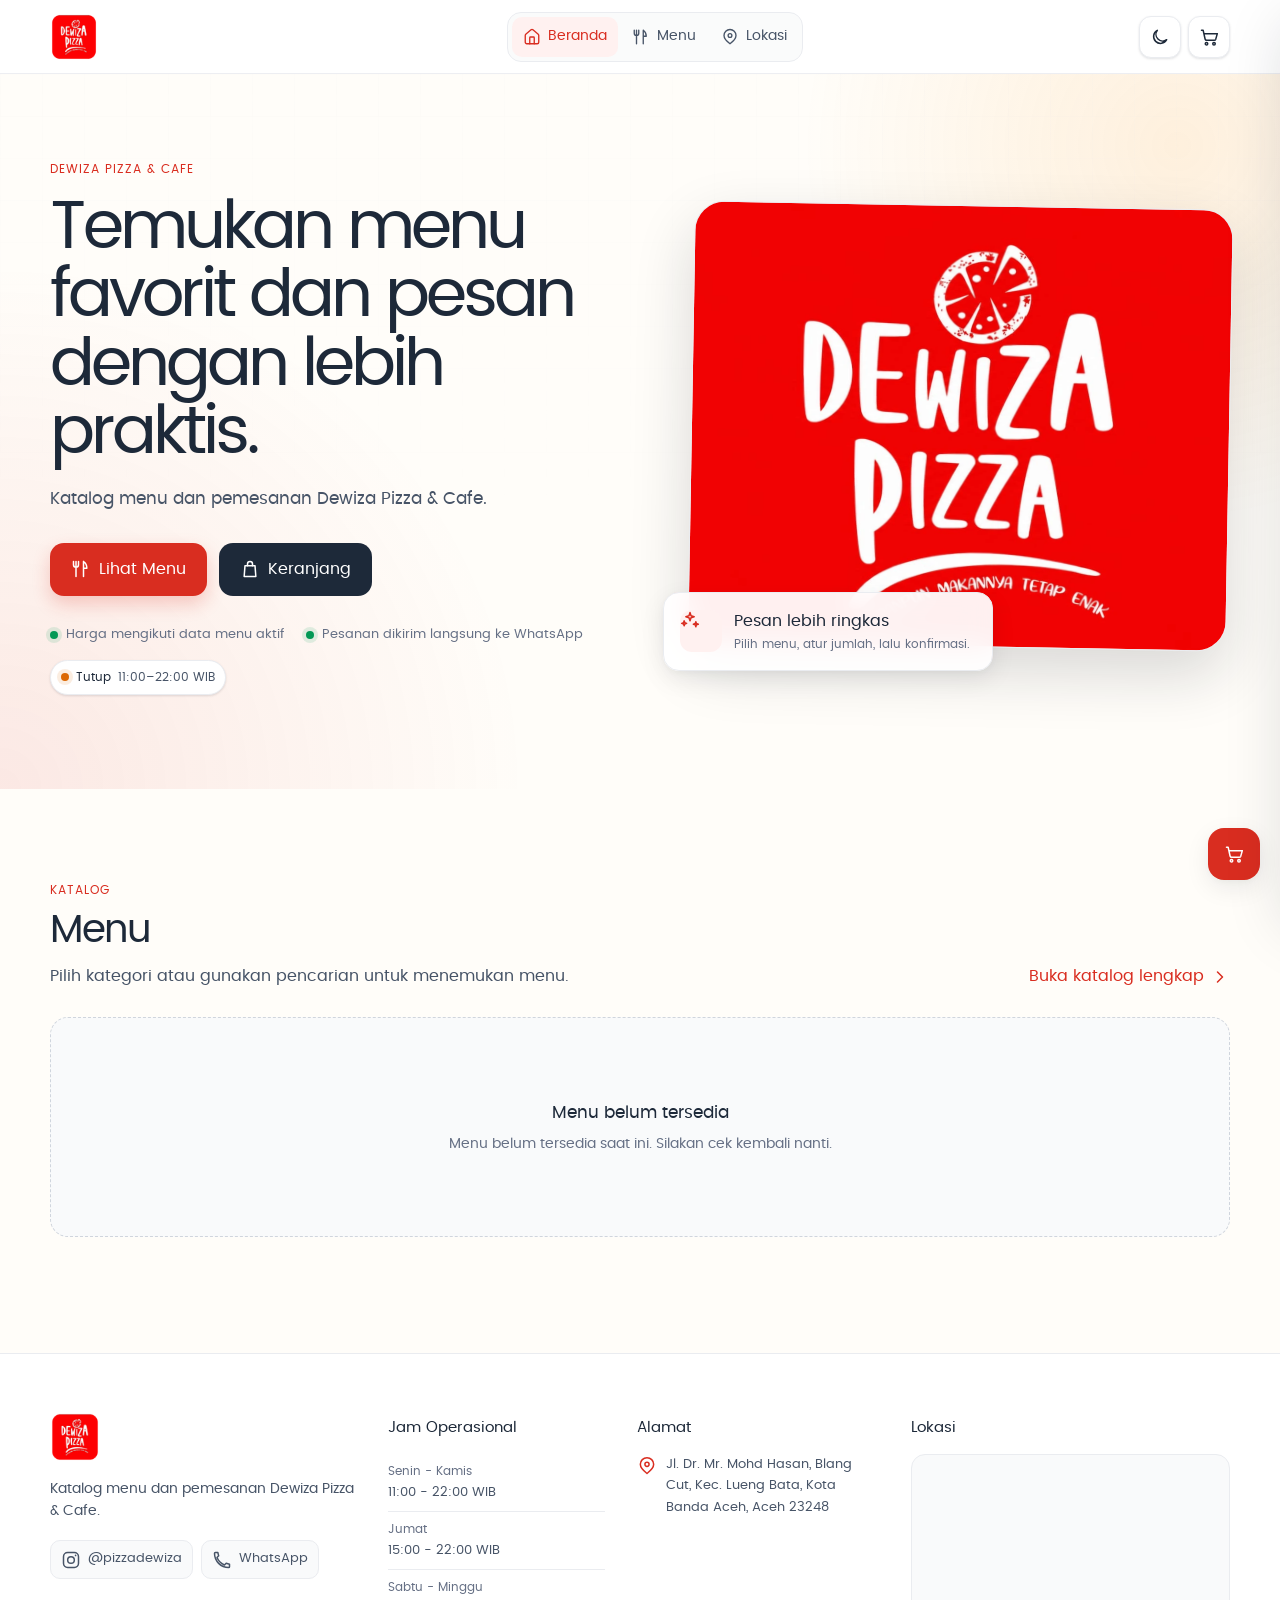
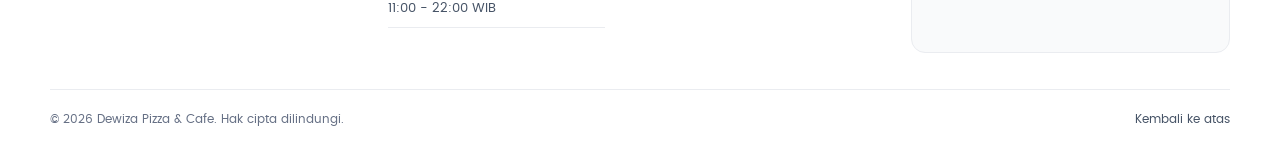
<file: index.html>
<!doctype html>
<html lang="id" data-theme="light">
<head>
  <meta charset="UTF-8">
  <meta name="viewport" content="width=device-width, initial-scale=1.0, viewport-fit=cover">
  <meta name="description" content="Katalog menu dan pemesanan Dewiza Pizza & Cafe.">
  <meta name="robots" content="index,follow,max-image-preview:large,max-snippet:-1,max-video-preview:-1">
  <link rel="canonical" href="./">
  <meta property="og:type" content="website">
  <meta property="og:locale" content="id_ID">
  <meta property="og:site_name" content="Dewiza Pizza & Cafe">
  <meta property="og:title" content="Dewiza Pizza & Cafe">
  <meta property="og:description" content="Katalog menu dan pemesanan Dewiza Pizza & Cafe.">
  <meta property="og:url" content="./">
  <meta property="og:image" content="assets/hero/hero-bg.webp">
  <meta property="og:image:alt" content="Dewiza Pizza & Cafe">
  <meta name="twitter:card" content="summary_large_image">
  <meta name="twitter:title" content="Dewiza Pizza & Cafe">
  <meta name="twitter:description" content="Katalog menu dan pemesanan Dewiza Pizza & Cafe.">
  <meta name="twitter:image" content="assets/hero/hero-bg.webp">
  <meta name="theme-color" content="#d92d20">
  <meta name="application-name" content="Dewiza Pizza">
  <meta name="mobile-web-app-capable" content="yes">
  <meta name="apple-mobile-web-app-capable" content="yes">
  <meta name="apple-mobile-web-app-status-bar-style" content="default">
  <meta name="color-scheme" content="light dark">
  <title>Dewiza Pizza & Cafe</title>
  <link rel="manifest" href="manifest.json">
  <link rel="icon" href="favicon.png" type="image/png">
  <link rel="apple-touch-icon" href="assets/icons/apple-touch-icon.png">
  <link rel="preload" href="assets/fonts/poppins.woff2" as="font" type="font/woff2" crossorigin>
  <link rel="preload" href="assets/hero/hero-bg.webp" as="image" type="image/webp">
  <link rel="stylesheet" href="css/style.css">
  <link rel="stylesheet" href="css/navigation.css">
  <script id="business-schema" type="application/ld+json">{}</script>
  <script id="menu-schema" type="application/ld+json">{}</script>
  <script src="js/icons.js" defer></script>
  <script src="js/navigation.js" defer></script>
  <script src="js/main.js" defer></script>
</head>
<body data-page="home">
  <a class="skip-link" href="#main-content">Lewati ke konten utama</a>

  <header class="header" id="site-header">
    <div class="container header-container">
      <a class="brand" href="index.html" aria-label="Beranda">
        <img data-business-logo src="assets/logo/logo.webp" alt="Dewiza Pizza & Cafe logo" class="brand-logo">
      </a>
      <nav class="nav desktop-nav" id="desktop-nav" data-navigation aria-label="Navigasi utama desktop">
        <a href="#hero" class="nav-link active-link" data-nav-key="home" aria-current="page"><span class="nav-icon" data-icon="home"></span><span class="nav-label">Beranda</span></a>
        <a href="#menu" class="nav-link" data-nav-key="menu"><span class="nav-icon" data-icon="utensils"></span><span class="nav-label">Menu</span></a>
        <a href="#promo" class="nav-link" data-nav-key="promo" hidden><span class="nav-icon" data-icon="badgePercent"></span><span class="nav-label">Promo</span></a>
        <a href="#testimoni" class="nav-link" data-nav-key="reviews" hidden><span class="nav-icon" data-icon="messageCircle"></span><span class="nav-label">Ulasan</span></a>
        <a href="#footer-info" class="nav-link" data-nav-key="location"><span class="nav-icon" data-icon="mapPin"></span><span class="nav-label">Lokasi</span></a>
      </nav>

      <div class="header-actions">
        <button id="theme-toggle" class="icon-btn header-action-btn" type="button" aria-label="Gunakan tema gelap">
          <span data-icon="moon"></span>
        </button>
        <button id="pwa-install-btn" class="btn btn-soft btn-sm install-btn" type="button" hidden aria-label="Install aplikasi">
          <span data-icon="download"></span><span class="install-label">Install</span>
        </button>
        <button id="cart-toggle-btn" class="icon-btn header-action-btn" type="button" aria-label="Buka keranjang">
          <span data-icon="cart"></span>
          <span class="cart-badge" data-cart-badge hidden>0</span>
        </button>
      </div>
    </div>
  </header>

  <nav class="mobile-bottom-nav" id="mobile-bottom-nav" data-navigation aria-label="Navigasi utama mobile">
        <a href="#hero" class="nav-link active-link" data-nav-key="home" aria-current="page"><span class="nav-icon" data-icon="home"></span><span class="nav-label">Beranda</span></a>
        <a href="#menu" class="nav-link" data-nav-key="menu"><span class="nav-icon" data-icon="utensils"></span><span class="nav-label">Menu</span></a>
        <a href="#promo" class="nav-link" data-nav-key="promo" hidden><span class="nav-icon" data-icon="badgePercent"></span><span class="nav-label">Promo</span></a>
        <a href="#testimoni" class="nav-link" data-nav-key="reviews" hidden><span class="nav-icon" data-icon="messageCircle"></span><span class="nav-label">Ulasan</span></a>
        <a href="#footer-info" class="nav-link" data-nav-key="location"><span class="nav-icon" data-icon="mapPin"></span><span class="nav-label">Lokasi</span></a>
      </nav>

  <main id="main-content">
    <section id="hero" class="hero-section">
      <div class="container hero-container">
        <div class="hero-content">
          <span class="eyebrow">Dewiza Pizza & Cafe</span>
          <h1>Temukan menu favorit dan pesan dengan lebih praktis.</h1>
          <p data-business-description>Katalog menu dan pemesanan Dewiza Pizza & Cafe.</p>
          <div class="hero-actions">
            <a href="#menu" class="btn btn-primary btn-lg"><span data-icon="utensils"></span>Lihat Menu</a>
            <button id="hero-cart-open-btn" class="btn btn-secondary btn-lg" type="button"><span data-icon="bag"></span>Keranjang</button>
          </div>
          <div class="hero-assurance">
            <div><span class="assurance-dot"></span><span>Harga mengikuti data menu aktif</span></div>
            <div><span class="assurance-dot"></span><span>Pesanan dikirim langsung ke WhatsApp</span></div>
          </div>
        </div>
        <div class="hero-visual">
          <div class="hero-image-frame">
            <img data-hero-image src="assets/hero/hero-bg.webp" alt="Dewiza Pizza & Cafe" class="hero-img" fetchpriority="high">
          </div>
          <div class="hero-floating-card">
            <span class="hero-floating-icon" data-icon="sparkles"></span>
            <div><strong>Pesan lebih ringkas</strong><span>Pilih menu, atur jumlah, lalu konfirmasi.</span></div>
          </div>
        </div>
      </div>
    </section>

    <section id="promo" class="section section-alt" hidden>
      <div class="container">
        <div class="section-heading">
          <div><span class="eyebrow">Penawaran</span><h2>Promo Aktif</h2></div>
        </div>
        <div id="promo-grid" class="promo-grid"></div>
      </div>
    </section>

    <section id="menu" class="section menu-section">
      <div class="container">
        <div class="section-heading menu-heading">
          <div>
            <span class="eyebrow">Katalog</span>
            <h2>Menu</h2>
            <p>Pilih kategori atau gunakan pencarian untuk menemukan menu.</p>
          </div>
          <a class="text-link" href="menu.html">Buka katalog lengkap <span data-icon="chevronRight"></span></a>
        </div>

        <div class="menu-toolbar">
          <label class="search-box" for="menu-search">
            <span data-icon="search"></span>
            <input id="menu-search" class="search-input" type="search" autocomplete="off" placeholder="Cari menu...">
            <button id="clear-search-btn" class="clear-search-btn" type="button" aria-label="Hapus pencarian" hidden><span data-icon="x"></span></button>
          </label>
          <label class="sort-control">
            <span class="sr-only">Urutkan menu</span>
            <select id="menu-sort" aria-label="Urutkan menu">
              <option value="default">Urutan awal</option>
              <option value="price-asc">Harga terendah</option>
              <option value="price-desc">Harga tertinggi</option>
              <option value="name-asc">Nama A-Z</option>
              <option value="name-desc">Nama Z-A</option>
            </select>
          </label>
        </div>

        <div id="filter-buttons-container" class="filter-buttons" aria-label="Filter kategori"></div>
        <div class="menu-result-bar">
          <span id="menu-result-count" role="status" aria-live="polite">0 menu</span>
          <div class="menu-result-actions">
            <button id="reset-menu-view-btn" class="btn btn-ghost btn-sm" type="button"><span data-icon="rotateCcw"></span>Reset</button>
            <button id="share-menu-view-btn" class="btn btn-soft btn-sm" type="button"><span data-icon="share"></span>Bagikan katalog</button>
          </div>
        </div>
        <div id="menu-categories-wrapper" aria-live="polite"></div>
        <div id="pagination" class="pagination-container" aria-label="Paginasi menu"></div>
        <section id="recently-viewed-section" class="recently-viewed" aria-labelledby="recently-viewed-title" hidden>
          <div class="section-heading compact-heading">
            <div><span class="eyebrow"><span data-icon="clock"></span> Riwayat</span><h2 id="recently-viewed-title">Terakhir dilihat</h2></div>
          </div>
          <div id="recently-viewed-grid" class="menu-grid recently-viewed-grid"></div>
        </section>
      </div>
    </section>

    <section id="testimoni" class="section section-alt" hidden>
      <div class="container">
        <div class="section-heading"><div><span class="eyebrow">Ulasan</span><h2>Ulasan Pelanggan</h2></div></div>
        <div id="testimonials-grid" class="testimonials-grid"></div>
      </div>
    </section>
  </main>

  <footer class="footer" id="footer-info">
    <div class="container footer-grid">
      <div class="footer-brand">
        <img data-business-logo src="assets/logo/logo.webp" alt="Dewiza Pizza & Cafe logo" class="footer-logo">
        <p data-business-description>Katalog menu dan pemesanan Dewiza Pizza & Cafe.</p>
        <div class="social-links">
          <a data-instagram-link class="social-link" target="_blank" rel="noopener noreferrer" hidden><span data-icon="instagram"></span><span data-instagram-label></span></a>
          <a data-whatsapp-link class="social-link" target="_blank" rel="noopener noreferrer" hidden><span data-icon="phone"></span>WhatsApp</a>
        </div>
      </div>
      <div class="footer-block" data-opening-hours-block>
        <h3>Jam Operasional</h3>
        <ul id="opening-hours-list" class="hours-list"></ul>
      </div>
      <div class="footer-block" data-hide-empty>
        <h3>Alamat</h3>
        <p class="address-line"><span data-icon="mapPin"></span><span data-business-address></span></p>
      </div>
      <div class="footer-block footer-map" data-map-block hidden>
        <h3>Lokasi</h3>
        <div class="map-frame"><iframe id="business-map" title="Lokasi Dewiza Pizza & Cafe" loading="lazy" referrerpolicy="strict-origin-when-cross-origin" allowfullscreen></iframe></div>
      </div>
    </div>
    <div class="container footer-bottom"><p>© 2026 <span data-business-name>Dewiza Pizza & Cafe</span>. Hak cipta dilindungi.</p><a href="#hero">Kembali ke atas</a></div>
  </footer>

  <div id="cart-overlay" class="cart-overlay" aria-hidden="true"></div>
  <aside id="cart-drawer" class="cart-drawer" role="dialog" aria-modal="true" aria-labelledby="cart-title" aria-hidden="true" tabindex="-1">
    <div class="cart-header">
      <div><span class="eyebrow">Pesanan</span><h2 id="cart-title">Keranjang</h2></div>
      <button id="close-cart-btn" class="icon-btn" type="button" aria-label="Tutup keranjang"><span data-icon="x"></span></button>
    </div>
    <div id="cart-body" class="cart-body"></div>
    <div class="cart-panel">
      <div id="order-type-buttons" class="order-type-buttons"></div>
      <div id="order-detail-group" class="field-group" hidden>
        <label id="order-detail-label" for="order-location-input">Detail pesanan</label>
        <input id="order-location-input" type="text" autocomplete="street-address">
      </div>
      <div class="order-extra-fields">
          <label class="field-group" for="customer-name-input"><span>Nama pemesan <small>(opsional)</small></span><input id="customer-name-input" type="text" autocomplete="name" placeholder="Nama pemesan"></label>
          <label class="field-group" for="order-note-input"><span>Catatan pesanan <small>(opsional)</small></span><textarea id="order-note-input" rows="2" placeholder="Contoh: tanpa saus, potong 8, atau catatan lain"></textarea></label>
        </div><div id="voucher-area" class="voucher-row" hidden>
        <input id="promo-input" type="text" autocomplete="off" placeholder="Kode voucher" aria-label="Kode voucher">
        <button id="apply-promo-btn" type="button" class="btn btn-soft btn-sm">Terapkan</button>
      </div>
    </div>
    <div class="cart-summary">
      <div><span>Subtotal</span><strong id="cart-subtotal-price">Rp0</strong></div>
      <div id="cart-discount-row" hidden><span>Diskon</span><strong id="cart-discount-price">Rp0</strong></div><div id="cart-fee-row" hidden><span>Biaya layanan/pengantaran</span><strong id="cart-fee-price">Rp0</strong></div>
      <div class="cart-total"><span>Total</span><strong id="cart-total-price">Rp0</strong></div>
    </div>
    <div class="cart-actions">
      <button id="checkout-wa-btn" type="button" class="btn btn-primary btn-block"><span data-icon="phone"></span>Pesan via WhatsApp</button>
      <button id="clear-cart-btn" type="button" class="btn btn-ghost btn-block">Kosongkan keranjang</button>
    </div>
  </aside>

  <div id="quick-view-modal" class="modal" role="dialog" aria-modal="true" aria-hidden="true" aria-label="Detail menu">
    <div class="modal-card" tabindex="-1">
      <button id="modal-close-btn" class="icon-btn modal-close" type="button" aria-label="Tutup detail"><span data-icon="x"></span></button>
      <div id="modal-body"></div>
    </div>
  </div>

  <button id="floating-cart-btn" class="floating-cart" type="button" aria-label="Buka keranjang">
    <span data-icon="cart"></span><span class="cart-badge" data-cart-badge hidden>0</span>
  </button>
  <button id="back-to-top" class="back-to-top" type="button" aria-label="Kembali ke atas"><span data-icon="arrowUp"></span></button>
  <div id="pwa-update-banner" class="update-banner" role="status" aria-live="polite" hidden>
    <div class="update-banner-content">
      <span class="update-banner-icon" data-icon="refresh"></span>
      <div><strong>Versi baru tersedia</strong><span>Perbarui untuk menggunakan versi terbaru website.</span></div>
    </div>
    <div class="update-banner-actions">
      <button id="pwa-update-dismiss" class="btn btn-ghost btn-sm" type="button">Nanti</button>
      <button id="pwa-update-btn" class="btn btn-primary btn-sm" type="button">Perbarui</button>
    </div>
  </div>
  <div id="toast-container" class="toast-container" aria-live="polite" aria-atomic="false"></div>
</body>
</html>
</file>
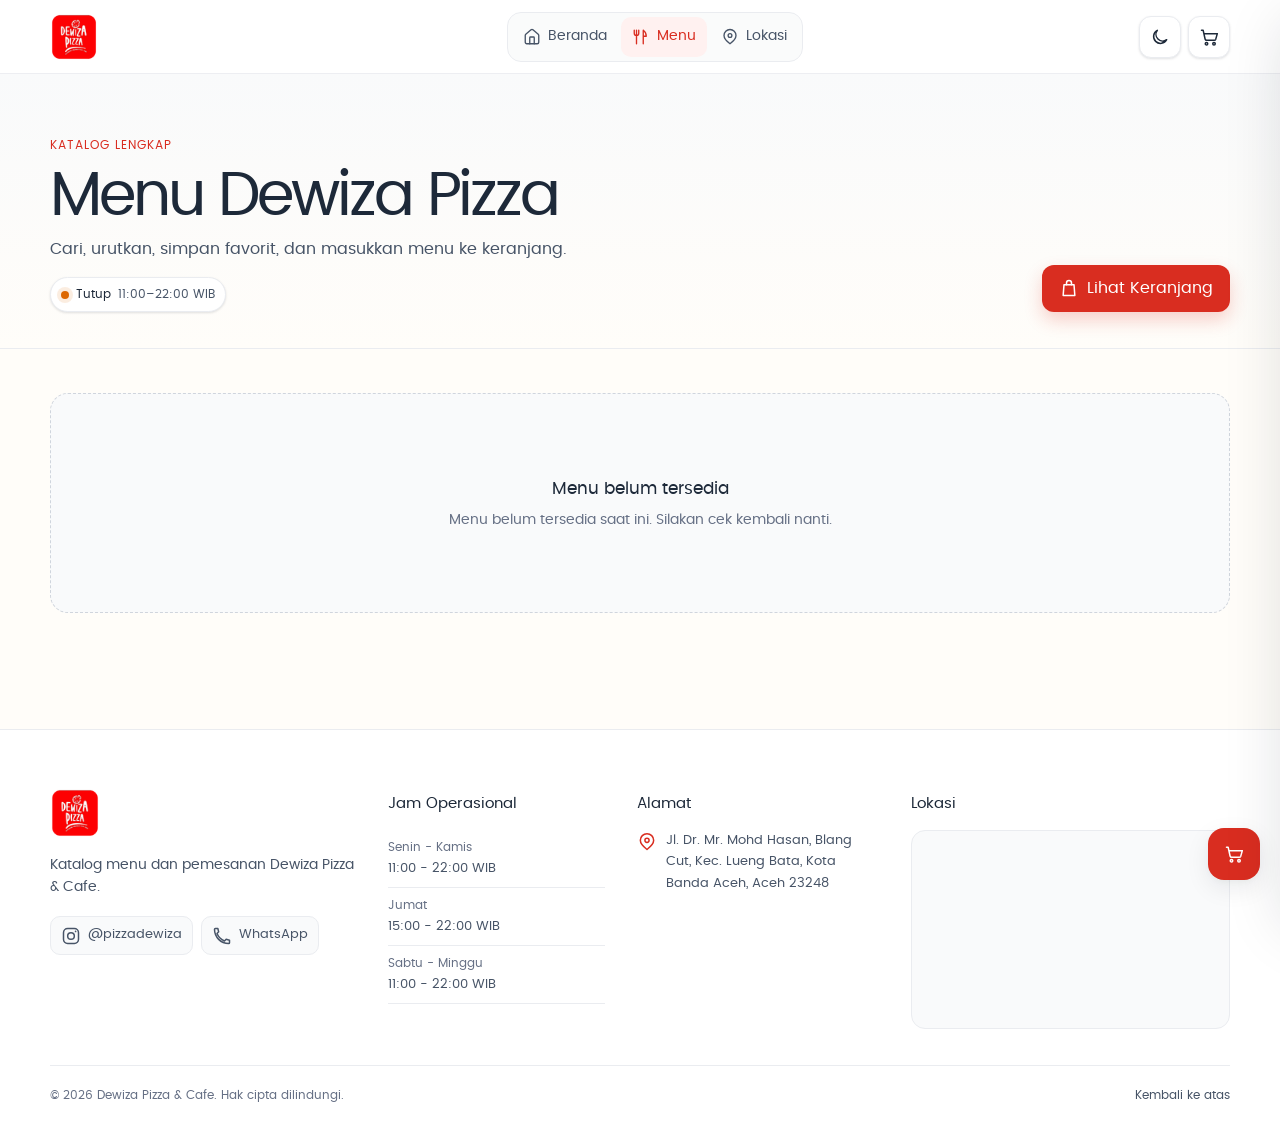
<file: menu.html>
<!doctype html>
<html lang="id" data-theme="light">
<head>
  <meta charset="UTF-8">
  <meta name="viewport" content="width=device-width, initial-scale=1.0, viewport-fit=cover">
  <meta name="description" content="Katalog lengkap menu Dewiza Pizza & Cafe. Cari berdasarkan kategori, simpan favorit, dan pesan melalui WhatsApp.">
  <meta name="robots" content="index,follow,max-image-preview:large,max-snippet:-1,max-video-preview:-1">
  <link rel="canonical" href="menu.html">
  <meta property="og:type" content="website">
  <meta property="og:locale" content="id_ID">
  <meta property="og:site_name" content="Dewiza Pizza & Cafe">
  <meta property="og:title" content="Menu - Dewiza Pizza & Cafe">
  <meta property="og:description" content="Katalog lengkap menu Dewiza Pizza & Cafe. Cari berdasarkan kategori, simpan favorit, dan pesan melalui WhatsApp.">
  <meta property="og:url" content="menu.html">
  <meta property="og:image" content="assets/hero/hero-bg.webp">
  <meta property="og:image:alt" content="Dewiza Pizza & Cafe">
  <meta name="twitter:card" content="summary_large_image">
  <meta name="twitter:title" content="Menu - Dewiza Pizza & Cafe">
  <meta name="twitter:description" content="Katalog lengkap menu Dewiza Pizza & Cafe. Cari berdasarkan kategori, simpan favorit, dan pesan melalui WhatsApp.">
  <meta name="twitter:image" content="assets/hero/hero-bg.webp">
  <meta name="theme-color" content="#d92d20">
  <meta name="application-name" content="Dewiza Pizza">
  <meta name="mobile-web-app-capable" content="yes">
  <meta name="apple-mobile-web-app-capable" content="yes">
  <meta name="apple-mobile-web-app-status-bar-style" content="default">
  <meta name="color-scheme" content="light dark">
  <title>Menu - Dewiza Pizza & Cafe</title>
  <link rel="manifest" href="manifest.json">
  <link rel="icon" href="favicon.png" type="image/png">
  <link rel="apple-touch-icon" href="assets/icons/apple-touch-icon.png">
  <link rel="preload" href="assets/fonts/poppins.woff2" as="font" type="font/woff2" crossorigin>
  <link rel="stylesheet" href="css/style.css">
  <link rel="stylesheet" href="css/navigation.css">
  <script id="business-schema" type="application/ld+json">{}</script>
  <script id="menu-schema" type="application/ld+json">{}</script>
  <script src="js/icons.js" defer></script>
  <script src="js/navigation.js" defer></script>
  <script src="js/main.js" defer></script>
</head>
<body data-page="menu">
  <a class="skip-link" href="#main-content">Lewati ke konten utama</a>
  <header class="header">
    <div class="container header-container">
      <a class="brand" href="index.html" aria-label="Beranda"><img data-business-logo src="assets/logo/logo.webp" alt="Dewiza Pizza & Cafe logo" class="brand-logo"></a>
      <nav class="nav desktop-nav" id="desktop-nav" data-navigation aria-label="Navigasi utama desktop">
        <a href="index.html" class="nav-link" data-nav-key="home"><span class="nav-icon" data-icon="home"></span><span class="nav-label">Beranda</span></a>
        <a href="menu.html" class="nav-link active-link" data-nav-key="menu" aria-current="page"><span class="nav-icon" data-icon="utensils"></span><span class="nav-label">Menu</span></a>
        <a href="index.html#promo" class="nav-link" data-nav-key="promo" hidden><span class="nav-icon" data-icon="badgePercent"></span><span class="nav-label">Promo</span></a>
        <a href="index.html#testimoni" class="nav-link" data-nav-key="reviews" hidden><span class="nav-icon" data-icon="messageCircle"></span><span class="nav-label">Ulasan</span></a>
        <a href="#footer-info" class="nav-link" data-nav-key="location"><span class="nav-icon" data-icon="mapPin"></span><span class="nav-label">Lokasi</span></a>
      </nav>
      <div class="header-actions">
        <button id="theme-toggle" class="icon-btn header-action-btn" type="button" aria-label="Gunakan tema gelap"><span data-icon="moon"></span></button>
        <button id="pwa-install-btn" class="btn btn-soft btn-sm install-btn" type="button" hidden aria-label="Install aplikasi"><span data-icon="download"></span><span class="install-label">Install</span></button>
        <button id="cart-toggle-btn" class="icon-btn header-action-btn" type="button" aria-label="Buka keranjang"><span data-icon="cart"></span><span class="cart-badge" data-cart-badge hidden>0</span></button>
      </div>
    </div>
  </header>

  <nav class="mobile-bottom-nav" id="mobile-bottom-nav" data-navigation aria-label="Navigasi utama mobile">
        <a href="index.html" class="nav-link" data-nav-key="home"><span class="nav-icon" data-icon="home"></span><span class="nav-label">Beranda</span></a>
        <a href="menu.html" class="nav-link active-link" data-nav-key="menu" aria-current="page"><span class="nav-icon" data-icon="utensils"></span><span class="nav-label">Menu</span></a>
        <a href="index.html#promo" class="nav-link" data-nav-key="promo" hidden><span class="nav-icon" data-icon="badgePercent"></span><span class="nav-label">Promo</span></a>
        <a href="index.html#testimoni" class="nav-link" data-nav-key="reviews" hidden><span class="nav-icon" data-icon="messageCircle"></span><span class="nav-label">Ulasan</span></a>
        <a href="#footer-info" class="nav-link" data-nav-key="location"><span class="nav-icon" data-icon="mapPin"></span><span class="nav-label">Lokasi</span></a>
      </nav>

  <main id="main-content">
    <section class="catalog-hero">
      <div class="container catalog-hero-inner">
        <div><span class="eyebrow">Katalog Lengkap</span><h1 id="catalog-heading">Menu <span data-business-short-name>Dewiza Pizza</span></h1><p id="catalog-description">Cari, urutkan, simpan favorit, dan masukkan menu ke keranjang.</p></div>
        <button id="hero-cart-open-btn" class="btn btn-primary" type="button"><span data-icon="bag"></span>Lihat Keranjang</button>
      </div>
    </section>

    <section id="menu" class="section menu-section catalog-section">
      <div class="container">
        <div class="menu-toolbar sticky-toolbar">
          <label class="search-box" for="menu-search"><span data-icon="search"></span><input id="menu-search" class="search-input" type="search" autocomplete="off" placeholder="Cari menu..."><button id="clear-search-btn" class="clear-search-btn" type="button" aria-label="Hapus pencarian" hidden><span data-icon="x"></span></button></label>
          <label class="sort-control"><span class="sr-only">Urutkan menu</span><select id="menu-sort" aria-label="Urutkan menu"><option value="default">Urutan awal</option><option value="price-asc">Harga terendah</option><option value="price-desc">Harga tertinggi</option><option value="name-asc">Nama A-Z</option><option value="name-desc">Nama Z-A</option></select></label>
        </div>
        <div id="filter-buttons-container" class="filter-buttons" aria-label="Filter kategori"></div>
        <div class="menu-result-bar">
          <span id="menu-result-count" role="status" aria-live="polite">0 menu</span>
          <div class="menu-result-actions">
            <button id="reset-menu-view-btn" class="btn btn-ghost btn-sm" type="button"><span data-icon="rotateCcw"></span>Reset</button>
            <button id="share-menu-view-btn" class="btn btn-soft btn-sm" type="button"><span data-icon="share"></span>Bagikan katalog</button>
          </div>
        </div>
        <div id="menu-categories-wrapper" aria-live="polite"></div>
        <div id="pagination" class="pagination-container" aria-label="Paginasi menu"></div>
        <section id="recently-viewed-section" class="recently-viewed" aria-labelledby="recently-viewed-title" hidden>
          <div class="section-heading compact-heading">
            <div><span class="eyebrow"><span data-icon="clock"></span> Riwayat</span><h2 id="recently-viewed-title">Terakhir dilihat</h2></div>
          </div>
          <div id="recently-viewed-grid" class="menu-grid recently-viewed-grid"></div>
        </section>
      </div>
    </section>
  </main>

  <footer class="footer" id="footer-info">
    <div class="container footer-grid">
      <div class="footer-brand"><img data-business-logo src="assets/logo/logo.webp" alt="Dewiza Pizza & Cafe logo" class="footer-logo"><p data-business-description>Katalog menu dan pemesanan Dewiza Pizza & Cafe.</p><div class="social-links"><a data-instagram-link class="social-link" target="_blank" rel="noopener noreferrer" hidden><span data-icon="instagram"></span><span data-instagram-label></span></a><a data-whatsapp-link class="social-link" target="_blank" rel="noopener noreferrer" hidden><span data-icon="phone"></span>WhatsApp</a></div></div>
      <div class="footer-block" data-opening-hours-block><h3>Jam Operasional</h3><ul id="opening-hours-list" class="hours-list"></ul></div>
      <div class="footer-block" data-hide-empty><h3>Alamat</h3><p class="address-line"><span data-icon="mapPin"></span><span data-business-address></span></p></div>
      <div class="footer-block footer-map" data-map-block hidden><h3>Lokasi</h3><div class="map-frame"><iframe id="business-map" title="Lokasi Dewiza Pizza & Cafe" loading="lazy" referrerpolicy="strict-origin-when-cross-origin" allowfullscreen></iframe></div></div>
    </div>
    <div class="container footer-bottom"><p>© 2026 <span data-business-name>Dewiza Pizza & Cafe</span>. Hak cipta dilindungi.</p><a href="#main-content">Kembali ke atas</a></div>
  </footer>

  <div id="cart-overlay" class="cart-overlay" aria-hidden="true"></div>
  <aside id="cart-drawer" class="cart-drawer" role="dialog" aria-modal="true" aria-labelledby="cart-title" aria-hidden="true" tabindex="-1">
    <div class="cart-header"><div><span class="eyebrow">Pesanan</span><h2 id="cart-title">Keranjang</h2></div><button id="close-cart-btn" class="icon-btn" type="button" aria-label="Tutup keranjang"><span data-icon="x"></span></button></div>
    <div id="cart-body" class="cart-body"></div>
    <div class="cart-panel"><div id="order-type-buttons" class="order-type-buttons"></div><div id="order-detail-group" class="field-group" hidden><label id="order-detail-label" for="order-location-input">Detail pesanan</label><input id="order-location-input" type="text" autocomplete="street-address"></div><div class="order-extra-fields">
          <label class="field-group" for="customer-name-input"><span>Nama pemesan <small>(opsional)</small></span><input id="customer-name-input" type="text" autocomplete="name" placeholder="Nama pemesan"></label>
          <label class="field-group" for="order-note-input"><span>Catatan pesanan <small>(opsional)</small></span><textarea id="order-note-input" rows="2" placeholder="Contoh: tanpa saus, potong 8, atau catatan lain"></textarea></label>
        </div><div id="voucher-area" class="voucher-row" hidden><input id="promo-input" type="text" autocomplete="off" placeholder="Kode voucher" aria-label="Kode voucher"><button id="apply-promo-btn" type="button" class="btn btn-soft btn-sm">Terapkan</button></div></div>
    <div class="cart-summary"><div><span>Subtotal</span><strong id="cart-subtotal-price">Rp0</strong></div><div id="cart-discount-row" hidden><span>Diskon</span><strong id="cart-discount-price">Rp0</strong></div><div id="cart-fee-row" hidden><span>Biaya layanan/pengantaran</span><strong id="cart-fee-price">Rp0</strong></div><div class="cart-total"><span>Total</span><strong id="cart-total-price">Rp0</strong></div></div>
    <div class="cart-actions"><button id="checkout-wa-btn" type="button" class="btn btn-primary btn-block"><span data-icon="phone"></span>Pesan via WhatsApp</button><button id="clear-cart-btn" type="button" class="btn btn-ghost btn-block">Kosongkan keranjang</button></div>
  </aside>

  <div id="quick-view-modal" class="modal" role="dialog" aria-modal="true" aria-hidden="true" aria-label="Detail menu"><div class="modal-card" tabindex="-1"><button id="modal-close-btn" class="icon-btn modal-close" type="button" aria-label="Tutup detail"><span data-icon="x"></span></button><div id="modal-body"></div></div></div>
  <button id="floating-cart-btn" class="floating-cart" type="button" aria-label="Buka keranjang"><span data-icon="cart"></span><span class="cart-badge" data-cart-badge hidden>0</span></button>
  <button id="back-to-top" class="back-to-top" type="button" aria-label="Kembali ke atas"><span data-icon="arrowUp"></span></button>
  <div id="pwa-update-banner" class="update-banner" role="status" aria-live="polite" hidden>
    <div class="update-banner-content">
      <span class="update-banner-icon" data-icon="refresh"></span>
      <div><strong>Versi baru tersedia</strong><span>Perbarui untuk menggunakan versi terbaru website.</span></div>
    </div>
    <div class="update-banner-actions">
      <button id="pwa-update-dismiss" class="btn btn-ghost btn-sm" type="button">Nanti</button>
      <button id="pwa-update-btn" class="btn btn-primary btn-sm" type="button">Perbarui</button>
    </div>
  </div>
  <div id="toast-container" class="toast-container" aria-live="polite" aria-atomic="false"></div>
</body>
</html>
</file>
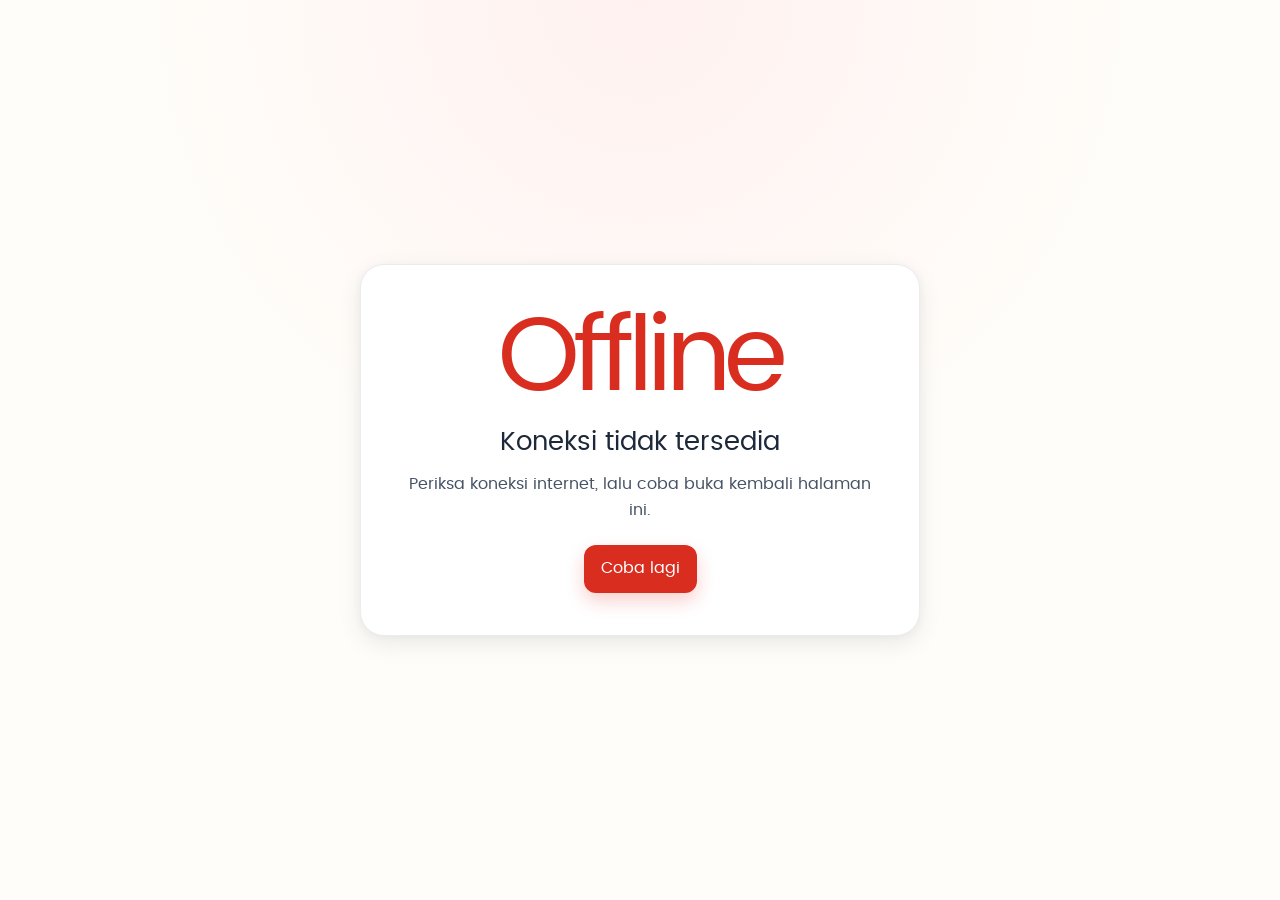
<file: offline.html>
<!doctype html>
<html lang="id" data-theme="light">
<head>
  <meta charset="UTF-8">
  <meta name="viewport" content="width=device-width, initial-scale=1.0">
  <meta name="theme-color" content="#d92d20">
  <title>Offline - Dewiza Pizza & Cafe</title>
  <link rel="icon" href="favicon.png" type="image/png">
  <link rel="stylesheet" href="css/style.css">
</head>
<body>
  <main class="error-page">
    <section class="error-card">
      <div class="error-code">Offline</div>
      <h1>Koneksi tidak tersedia</h1>
      <p>Periksa koneksi internet, lalu coba buka kembali halaman ini.</p>
      <a href="index.html" class="btn btn-primary">Coba lagi</a>
    </section>
  </main>
</body>
</html>
</file>
<file: css/style.css>
@font-face {
  font-family: "Poppins";
  src: url("../assets/fonts/poppins.woff2") format("woff2");
  font-style: normal;
  font-weight: 400 700;
  font-display: swap;
}

:root {
  --primary: #d92d20;
  --primary-strong: #b42318;
  --primary-soft: #fff1f0;
  --accent: #f79009;
  --bg: #fffdf9;
  --surface: #ffffff;
  --surface-2: #f9fafb;
  --text: #1d2939;
  --text-2: #475467;
  --muted: #667085;
  --border: #eaecf0;
  --border-strong: #d0d5dd;
  --success: #039855;
  --warning: #dc6803;
  --danger: #d92d20;
  --shadow-sm: 0 1px 2px rgba(16, 24, 40, 0.05), 0 1px 3px rgba(16, 24, 40, 0.08);
  --shadow-md: 0 8px 24px rgba(16, 24, 40, 0.08), 0 2px 8px rgba(16, 24, 40, 0.04);
  --shadow-lg: 0 24px 60px rgba(16, 24, 40, 0.16);
  --radius-sm: 10px;
  --radius-md: 16px;
  --radius-lg: 24px;
  --header-height: 74px;
  --mobile-nav-height: 76px;
}

html[data-theme="dark"] {
  --primary: #f97066;
  --primary-strong: #fda29b;
  --primary-soft: #3b1514;
  --accent: #fdb022;
  --bg: #0c111d;
  --surface: #161b26;
  --surface-2: #1f242f;
  --text: #f2f4f7;
  --text-2: #d0d5dd;
  --muted: #98a2b3;
  --border: #333741;
  --border-strong: #475467;
  --success: #32d583;
  --warning: #fec84b;
  --danger: #f97066;
  --shadow-sm: 0 1px 3px rgba(0, 0, 0, 0.3);
  --shadow-md: 0 12px 30px rgba(0, 0, 0, 0.3);
  --shadow-lg: 0 28px 70px rgba(0, 0, 0, 0.48);
}

*, *::before, *::after { box-sizing: border-box; }
html { scroll-behavior: smooth; scroll-padding-top: calc(var(--header-height) + 20px); }
body {
  margin: 0;
  min-width: 320px;
  background: var(--bg);
  color: var(--text);
  font-family: "Poppins", system-ui, -apple-system, BlinkMacSystemFont, "Segoe UI", sans-serif;
  line-height: 1.6;
  -webkit-font-smoothing: antialiased;
  text-rendering: optimizeLegibility;
}
body.modal-open { overflow: hidden; }
button, input, select, textarea { font: inherit; }
button, a { -webkit-tap-highlight-color: transparent; }
button { color: inherit; }
img { display: block; max-width: 100%; }
a { color: inherit; }
[hidden] { display: none !important; }

.container { width: min(1180px, calc(100% - 40px)); margin-inline: auto; }
.sr-only { position: absolute; width: 1px; height: 1px; padding: 0; margin: -1px; overflow: hidden; clip: rect(0, 0, 0, 0); white-space: nowrap; border: 0; }
.skip-link { position: fixed; left: 16px; top: -80px; z-index: 1000; background: var(--surface); color: var(--text); padding: 10px 14px; border-radius: 10px; box-shadow: var(--shadow-md); text-decoration: none; }
.skip-link:focus { top: 16px; }
.icon { display: inline-flex; align-items: center; justify-content: center; flex: 0 0 auto; }
.icon svg { display: block; }
.fill-current { fill: currentColor; stroke: none; }

:focus-visible { outline: 3px solid color-mix(in srgb, var(--primary) 35%, transparent); outline-offset: 3px; }

.header {
  position: sticky;
  top: 0;
  z-index: 100;
  height: var(--header-height);
  border-bottom: 1px solid color-mix(in srgb, var(--border) 85%, transparent);
  background: color-mix(in srgb, var(--surface) 88%, transparent);
  backdrop-filter: blur(18px);
  -webkit-backdrop-filter: blur(18px);
}
.header-container { height: 100%; display: grid; grid-template-columns: auto minmax(0, 1fr) auto; align-items: center; gap: 20px; }
.brand { display: inline-flex; align-items: center; min-width: 120px; text-decoration: none; }
.brand-logo { width: auto; height: 48px; object-fit: contain; }
.nav { justify-self: center; display: flex; align-items: center; justify-content: center; gap: 3px; padding: 4px; border: 1px solid var(--border); border-radius: 14px; background: color-mix(in srgb, var(--surface-2) 82%, transparent); }
.nav-link { position: relative; min-height: 40px; display: inline-flex; align-items: center; justify-content: center; gap: 7px; padding: 8px 11px; color: var(--text-2); text-decoration: none; font-size: 0.88rem; font-weight: 600; line-height: 1; border-radius: 10px; transition: background .2s ease, color .2s ease, transform .2s ease; }
.nav-link:hover { color: var(--primary); background: color-mix(in srgb, var(--primary-soft) 72%, transparent); }
.nav-link.active-link { color: var(--primary); background: var(--primary-soft); }
.nav-icon { width: 18px; height: 18px; display: inline-flex; align-items: center; justify-content: center; flex: 0 0 auto; }
.nav-label { display: block; white-space: nowrap; }
.header-actions { display: flex; align-items: center; justify-content: flex-end; gap: 7px; }
.header-action-btn { flex: 0 0 auto; }
.install-btn { white-space: nowrap; }

.icon-btn {
  position: relative;
  width: 42px;
  height: 42px;
  display: inline-flex;
  align-items: center;
  justify-content: center;
  border: 1px solid var(--border);
  border-radius: 12px;
  background: var(--surface);
  cursor: pointer;
  box-shadow: var(--shadow-sm);
  transition: transform .18s ease, border-color .18s ease, color .18s ease, background .18s ease;
}
.icon-btn:hover { transform: translateY(-1px); border-color: var(--border-strong); color: var(--primary); }
.cart-badge { position: absolute; top: -6px; right: -6px; min-width: 20px; height: 20px; padding: 0 5px; display: inline-flex; align-items: center; justify-content: center; border: 2px solid var(--surface); border-radius: 999px; background: var(--primary); color: #fff; font-size: 0.68rem; font-weight: 700; line-height: 1; }

.btn {
  min-height: 42px;
  display: inline-flex;
  align-items: center;
  justify-content: center;
  gap: 8px;
  padding: 10px 16px;
  border: 1px solid transparent;
  border-radius: 12px;
  text-decoration: none;
  font-weight: 700;
  cursor: pointer;
  transition: transform .18s ease, box-shadow .18s ease, background .18s ease, border-color .18s ease, opacity .18s ease;
}
.btn:hover:not(:disabled) { transform: translateY(-1px); }
.btn:disabled { opacity: .48; cursor: not-allowed; }
.btn-primary { background: var(--primary); color: #fff; box-shadow: 0 8px 18px color-mix(in srgb, var(--primary) 22%, transparent); }
.btn-primary:hover:not(:disabled) { background: var(--primary-strong); box-shadow: 0 10px 24px color-mix(in srgb, var(--primary) 28%, transparent); }
.btn-secondary { background: var(--text); color: var(--surface); }
html[data-theme="dark"] .btn-secondary { background: #f2f4f7; color: #101828; }
.btn-soft { background: var(--surface); color: var(--text); border-color: var(--border); box-shadow: var(--shadow-sm); }
.btn-soft:hover:not(:disabled) { border-color: var(--border-strong); }
.btn-ghost { background: transparent; color: var(--text-2); border-color: var(--border); }
.btn-sm { min-height: 38px; padding: 8px 12px; font-size: .86rem; border-radius: 10px; }
.btn-lg { min-height: 50px; padding: 13px 20px; border-radius: 14px; }
.btn-block { width: 100%; }

.eyebrow { display: inline-flex; align-items: center; gap: 8px; color: var(--primary); font-size: .78rem; font-weight: 700; letter-spacing: .08em; text-transform: uppercase; }
.section { padding: 88px 0; }
.section-alt { background: var(--surface-2); }
.section-heading { margin-bottom: 28px; display: flex; align-items: end; justify-content: space-between; gap: 24px; }
.section-heading h2 { margin: 4px 0 0; font-size: clamp(1.8rem, 4vw, 2.45rem); line-height: 1.2; letter-spacing: -.035em; }
.section-heading p { margin: 10px 0 0; max-width: 660px; color: var(--text-2); }
.text-link { display: inline-flex; align-items: center; gap: 6px; color: var(--primary); font-weight: 700; text-decoration: none; white-space: nowrap; }
.text-link:hover { text-decoration: underline; }

.hero-section { position: relative; overflow: hidden; padding: 82px 0 94px; background: radial-gradient(circle at 92% 10%, color-mix(in srgb, var(--accent) 12%, transparent), transparent 28%), radial-gradient(circle at 0 100%, color-mix(in srgb, var(--primary) 10%, transparent), transparent 36%), var(--bg); }
.hero-section::before { content: ""; position: absolute; inset: 0; pointer-events: none; background-image: linear-gradient(color-mix(in srgb, var(--border) 35%, transparent) 1px, transparent 1px), linear-gradient(90deg, color-mix(in srgb, var(--border) 35%, transparent) 1px, transparent 1px); background-size: 42px 42px; mask-image: linear-gradient(to bottom, rgba(0,0,0,.25), transparent 70%); }
.hero-container { position: relative; display: grid; grid-template-columns: minmax(0, 1fr) minmax(0, .94fr); align-items: center; gap: 68px; }
.hero-content h1 { max-width: 690px; margin: 12px 0 18px; font-size: clamp(2.5rem, 5.2vw, 4.7rem); line-height: 1.03; letter-spacing: -.06em; }
.hero-content > p { max-width: 620px; margin: 0; color: var(--text-2); font-size: 1.05rem; }
.hero-actions { display: flex; flex-wrap: wrap; gap: 12px; margin-top: 30px; }
.hero-assurance { display: flex; flex-wrap: wrap; gap: 14px 22px; margin-top: 28px; color: var(--muted); font-size: .84rem; }
.hero-assurance > div { display: inline-flex; align-items: center; gap: 8px; }
.assurance-dot { width: 8px; height: 8px; border-radius: 999px; background: var(--success); box-shadow: 0 0 0 4px color-mix(in srgb, var(--success) 12%, transparent); }
.hero-visual { position: relative; min-width: 0; }
.hero-image-frame { aspect-ratio: 1 / .82; overflow: hidden; border-radius: 30px; background: var(--surface-2); box-shadow: var(--shadow-lg); border: 1px solid var(--border); transform: rotate(1deg); }
.hero-img { width: 100%; height: 100%; object-fit: cover; }
.hero-floating-card { position: absolute; left: -28px; bottom: -24px; width: min(330px, 85%); display: flex; gap: 12px; align-items: center; padding: 16px; border: 1px solid var(--border); border-radius: 16px; background: color-mix(in srgb, var(--surface) 94%, transparent); backdrop-filter: blur(14px); box-shadow: var(--shadow-md); }
.hero-floating-icon { width: 42px; height: 42px; border-radius: 12px; background: var(--primary-soft); color: var(--primary); }
.hero-floating-card strong, .hero-floating-card span { display: block; }
.hero-floating-card div span { margin-top: 1px; color: var(--muted); font-size: .78rem; line-height: 1.4; }

.catalog-hero { padding: 58px 0 36px; border-bottom: 1px solid var(--border); background: linear-gradient(180deg, var(--surface-2), var(--bg)); }
.catalog-hero-inner { display: flex; align-items: end; justify-content: space-between; gap: 24px; }
.catalog-hero h1 { margin: 6px 0 8px; font-size: clamp(2.2rem, 5vw, 3.8rem); line-height: 1.08; letter-spacing: -.05em; }
.catalog-hero p { margin: 0; color: var(--text-2); }
.catalog-section { padding-top: 44px; }

.menu-toolbar { display: grid; grid-template-columns: minmax(0, 1fr) 220px; gap: 12px; margin-bottom: 16px; }
.sticky-toolbar { position: sticky; top: calc(var(--header-height) + 12px); z-index: 40; padding: 10px; margin-inline: -10px; border-radius: 16px; background: color-mix(in srgb, var(--bg) 92%, transparent); backdrop-filter: blur(16px); }
.search-box { min-height: 48px; display: flex; align-items: center; gap: 10px; padding: 0 12px; border: 1px solid var(--border); border-radius: 13px; background: var(--surface); box-shadow: var(--shadow-sm); color: var(--muted); }
.search-box:focus-within { border-color: var(--primary); box-shadow: 0 0 0 4px color-mix(in srgb, var(--primary) 10%, transparent); }
.search-input { min-width: 0; flex: 1; border: 0; outline: 0; background: transparent; color: var(--text); }
.search-input::placeholder { color: var(--muted); }
.clear-search-btn { width: 30px; height: 30px; display: inline-flex; align-items: center; justify-content: center; padding: 0; border: 0; background: transparent; color: var(--muted); cursor: pointer; border-radius: 8px; }
.sort-control select { width: 100%; height: 48px; padding: 0 40px 0 12px; border: 1px solid var(--border); border-radius: 13px; background: var(--surface); color: var(--text); box-shadow: var(--shadow-sm); cursor: pointer; }
.filter-buttons { display: flex; gap: 8px; overflow-x: auto; scrollbar-width: none; padding: 4px 2px 10px; margin: 0 -2px; }
.filter-buttons::-webkit-scrollbar { display: none; }
.filter-btn { flex: 0 0 auto; min-height: 40px; display: inline-flex; align-items: center; gap: 7px; padding: 8px 12px; border: 1px solid var(--border); border-radius: 999px; background: var(--surface); color: var(--text-2); font-weight: 600; font-size: .84rem; cursor: pointer; transition: all .18s ease; }
.filter-btn:hover { border-color: var(--border-strong); color: var(--text); }
.filter-btn.active { background: var(--text); border-color: var(--text); color: var(--surface); }
html[data-theme="dark"] .filter-btn.active { background: #f2f4f7; border-color: #f2f4f7; color: #101828; }
.filter-count { min-width: 22px; height: 22px; display: inline-flex; align-items: center; justify-content: center; padding: 0 6px; border-radius: 999px; background: color-mix(in srgb, currentColor 9%, transparent); font-size: .7rem; }
.menu-result-bar { min-height: 26px; margin: 2px 0 14px; color: var(--muted); font-size: .8rem; }
.menu-grid { display: grid; grid-template-columns: repeat(3, minmax(0, 1fr)); gap: 20px; }
.menu-card { min-width: 0; overflow: hidden; display: flex; flex-direction: column; border: 1px solid var(--border); border-radius: 20px; background: var(--surface); box-shadow: var(--shadow-sm); transition: transform .2s ease, box-shadow .2s ease, border-color .2s ease; }
.menu-card:hover { transform: translateY(-3px); border-color: var(--border-strong); box-shadow: var(--shadow-md); }
.menu-card.is-unavailable { opacity: .68; }
.menu-media { position: relative; aspect-ratio: 4 / 3; display: block; width: 100%; padding: 0; overflow: hidden; border: 0; background: var(--surface-2); cursor: pointer; text-align: left; }
.menu-media img { width: 100%; height: 100%; object-fit: cover; transition: transform .35s ease; }
.menu-card:hover .menu-media img { transform: scale(1.035); }
.media-placeholder { position: absolute; inset: 0; display: flex; align-items: center; justify-content: center; padding: 18px; background: linear-gradient(145deg, var(--surface-2), var(--surface)); color: var(--muted); font-size: .78rem; text-align: center; }
.menu-category-tag, .menu-badge { position: absolute; top: 12px; z-index: 2; max-width: calc(100% - 24px); overflow: hidden; text-overflow: ellipsis; white-space: nowrap; border-radius: 999px; padding: 6px 9px; font-size: .67rem; font-weight: 700; box-shadow: var(--shadow-sm); }
.menu-category-tag { left: 12px; background: color-mix(in srgb, var(--surface) 92%, transparent); color: var(--text-2); }
.menu-badge { right: 12px; background: var(--primary); color: #fff; }
.menu-card-body { display: flex; flex: 1; flex-direction: column; padding: 17px; }
.menu-title-row { display: flex; align-items: flex-start; justify-content: space-between; gap: 10px; }
.menu-title-button { min-width: 0; padding: 0; border: 0; background: transparent; color: var(--text); font-size: 1rem; font-weight: 700; line-height: 1.35; text-align: left; cursor: pointer; }
.menu-title-button:hover { color: var(--primary); }
.wishlist-btn { width: 36px; height: 36px; flex: 0 0 auto; display: inline-flex; align-items: center; justify-content: center; border: 1px solid var(--border); border-radius: 10px; background: var(--surface-2); color: var(--muted); cursor: pointer; }
.wishlist-btn.active { background: var(--primary-soft); color: var(--primary); border-color: color-mix(in srgb, var(--primary) 22%, var(--border)); }
.wishlist-btn.active svg { fill: currentColor; }
.menu-card-desc { display: -webkit-box; -webkit-box-orient: vertical; -webkit-line-clamp: 2; overflow: hidden; margin: 9px 0 18px; color: var(--text-2); font-size: .84rem; }
.menu-card-footer { display: flex; align-items: center; justify-content: space-between; gap: 12px; margin-top: auto; }
.menu-price { font-size: 1rem; letter-spacing: -.02em; }
.empty-state { grid-column: 1 / -1; min-height: 220px; display: flex; flex-direction: column; align-items: center; justify-content: center; padding: 34px; border: 1px dashed var(--border-strong); border-radius: 18px; background: var(--surface-2); text-align: center; }
.empty-state h3 { margin: 0 0 6px; font-size: 1.05rem; }
.empty-state p { max-width: 520px; margin: 0; color: var(--muted); font-size: .86rem; }
.pagination-container { display: flex; align-items: center; justify-content: center; gap: 7px; margin-top: 28px; }
.page-btn { min-width: 38px; height: 38px; display: inline-flex; align-items: center; justify-content: center; border: 1px solid var(--border); border-radius: 10px; background: var(--surface); color: var(--text-2); cursor: pointer; }
.page-btn:hover:not(:disabled), .page-btn.active { border-color: var(--primary); color: var(--primary); background: var(--primary-soft); }
.page-btn:disabled { opacity: .38; cursor: not-allowed; }
.pagination-dots { color: var(--muted); padding: 0 2px; }

.promo-grid { display: grid; grid-template-columns: repeat(2, minmax(0, 1fr)); gap: 20px; }
.promo-card { overflow: hidden; display: grid; grid-template-columns: 42% 1fr; border: 1px solid var(--border); border-radius: 20px; background: var(--surface); box-shadow: var(--shadow-sm); }
.promo-media { position: relative; min-height: 210px; background: var(--surface-2); overflow: hidden; }
.promo-media img { width: 100%; height: 100%; object-fit: cover; }
.promo-content { padding: 24px; align-self: center; }
.promo-content h3 { margin: 6px 0 8px; font-size: 1.18rem; }
.promo-content p { margin: 0; color: var(--text-2); font-size: .86rem; }
.testimonials-grid { display: grid; grid-template-columns: repeat(3, minmax(0, 1fr)); gap: 18px; }
.testimonial-card { padding: 22px; border: 1px solid var(--border); border-radius: 18px; background: var(--surface); box-shadow: var(--shadow-sm); }
.testimonial-card h3 { margin: 0; font-size: .96rem; }
.testimonial-card p { margin: 16px 0 0; color: var(--text-2); font-size: .88rem; }
.rating { margin-top: 2px; color: var(--accent); letter-spacing: 2px; }

.footer { padding: 58px 0 22px; border-top: 1px solid var(--border); background: var(--surface); }
.footer-grid { display: grid; grid-template-columns: 1.2fr .85fr .95fr 1.25fr; gap: 32px; }
.footer-logo { height: 50px; width: auto; margin-bottom: 16px; }
.footer-brand p { margin: 0; max-width: 330px; color: var(--text-2); font-size: .86rem; }
.footer-block h3 { margin: 4px 0 14px; font-size: .92rem; }
.social-links { display: flex; flex-wrap: wrap; gap: 8px; margin-top: 18px; }
.social-link { display: inline-flex; align-items: center; gap: 7px; padding: 8px 10px; border: 1px solid var(--border); border-radius: 10px; background: var(--surface-2); color: var(--text-2); text-decoration: none; font-size: .8rem; font-weight: 600; }
.social-link:hover { color: var(--primary); border-color: var(--border-strong); }
.hours-list { list-style: none; margin: 0; padding: 0; }
.hours-list li { display: flex; flex-direction: column; gap: 1px; padding: 8px 0; border-bottom: 1px solid var(--border); color: var(--muted); font-size: .77rem; }
.hours-list li strong { color: var(--text-2); font-size: .8rem; }
.address-line { display: flex; align-items: flex-start; gap: 9px; margin: 0; color: var(--text-2); font-size: .84rem; }
.address-line .icon { margin-top: 2px; color: var(--primary); }
.map-frame { aspect-ratio: 16 / 10; overflow: hidden; border: 1px solid var(--border); border-radius: 14px; background: var(--surface-2); }
.map-frame iframe { width: 100%; height: 100%; border: 0; }
.footer-bottom { margin-top: 36px; padding-top: 20px; display: flex; justify-content: space-between; gap: 20px; border-top: 1px solid var(--border); color: var(--muted); font-size: .78rem; }
.footer-bottom p { margin: 0; }
.footer-bottom a { color: var(--text-2); text-decoration: none; }
.footer-bottom a:hover { color: var(--primary); }

.cart-overlay { position: fixed; inset: 0; z-index: 199; background: rgba(16, 24, 40, .48); opacity: 0; visibility: hidden; transition: opacity .22s ease, visibility .22s ease; }
.cart-overlay.active { opacity: 1; visibility: visible; }
.cart-drawer { position: fixed; z-index: 200; top: 0; right: 0; width: min(440px, 100%); height: 100dvh; display: grid; grid-template-rows: auto minmax(0, 1fr) auto auto auto; transform: translateX(102%); border-left: 1px solid var(--border); background: var(--surface); box-shadow: var(--shadow-lg); transition: transform .26s ease; }
.cart-drawer.active { transform: translateX(0); }
.cart-header { min-height: 78px; display: flex; align-items: center; justify-content: space-between; gap: 20px; padding: 16px 18px; border-bottom: 1px solid var(--border); }
.cart-header h2 { margin: 2px 0 0; font-size: 1.28rem; }
.cart-body { overflow-y: auto; padding: 16px 18px; }
.cart-body .empty-state { min-height: 100%; }
.cart-item { display: grid; grid-template-columns: 68px minmax(0, 1fr) 36px; align-items: center; gap: 12px; padding: 12px 0; border-bottom: 1px solid var(--border); }
.cart-thumb { position: relative; width: 68px; aspect-ratio: 1; overflow: hidden; border-radius: 12px; background: var(--surface-2); }
.cart-thumb img { width: 100%; height: 100%; object-fit: cover; }
.cart-thumb .media-placeholder { padding: 0; }
.cart-item-info { min-width: 0; display: flex; flex-direction: column; gap: 3px; }
.cart-item-info strong { overflow: hidden; text-overflow: ellipsis; white-space: nowrap; font-size: .88rem; }
.cart-item-info > span { color: var(--primary); font-size: .82rem; font-weight: 700; }
.qty-control { width: fit-content; display: inline-flex; align-items: center; gap: 3px; margin-top: 5px; border: 1px solid var(--border); border-radius: 9px; background: var(--surface-2); }
.qty-control button { width: 30px; height: 30px; display: inline-flex; align-items: center; justify-content: center; padding: 0; border: 0; background: transparent; color: var(--text-2); cursor: pointer; }
.qty-control > span { min-width: 24px; text-align: center; font-size: .78rem; font-weight: 700; }
.cart-remove { width: 34px; height: 34px; display: inline-flex; align-items: center; justify-content: center; padding: 0; border: 0; border-radius: 9px; background: transparent; color: var(--muted); cursor: pointer; }
.cart-remove:hover { background: var(--primary-soft); color: var(--danger); }
.cart-panel { padding: 12px 18px; border-top: 1px solid var(--border); }
.order-type-buttons { display: grid; grid-template-columns: repeat(3, 1fr); gap: 7px; }
.type-btn { min-width: 0; min-height: 38px; padding: 7px; border: 1px solid var(--border); border-radius: 10px; background: var(--surface-2); color: var(--text-2); font-size: .72rem; font-weight: 700; cursor: pointer; }
.type-btn.active { border-color: var(--primary); background: var(--primary-soft); color: var(--primary); }
.field-group { margin-top: 10px; }
.field-group label { display: block; margin-bottom: 5px; color: var(--muted); font-size: .73rem; font-weight: 600; }
.field-group input, .voucher-row input { width: 100%; height: 42px; padding: 0 11px; border: 1px solid var(--border); border-radius: 10px; background: var(--surface); color: var(--text); outline: 0; }
.field-group input:focus, .voucher-row input:focus { border-color: var(--primary); box-shadow: 0 0 0 3px color-mix(in srgb, var(--primary) 10%, transparent); }
.voucher-row { display: grid; grid-template-columns: minmax(0, 1fr) auto; gap: 8px; margin-top: 10px; }
.cart-summary { padding: 14px 18px; border-top: 1px solid var(--border); }
.cart-summary > div { display: flex; align-items: center; justify-content: space-between; gap: 12px; margin-bottom: 6px; color: var(--muted); font-size: .78rem; }
.cart-summary strong { color: var(--text); }
.cart-summary .cart-total { margin: 10px 0 0; padding-top: 10px; border-top: 1px dashed var(--border-strong); color: var(--text); font-size: .92rem; }
.cart-total strong { color: var(--primary); font-size: 1.1rem; }
.cart-actions { display: grid; gap: 8px; padding: 0 18px max(18px, env(safe-area-inset-bottom)); }

.modal { position: fixed; inset: 0; z-index: 300; display: flex; align-items: center; justify-content: center; padding: 20px; background: rgba(16, 24, 40, .58); opacity: 0; visibility: hidden; transition: opacity .2s ease, visibility .2s ease; }
.modal.active { opacity: 1; visibility: visible; }
.modal-card { position: relative; width: min(840px, 100%); max-height: min(760px, calc(100dvh - 40px)); overflow: auto; border: 1px solid var(--border); border-radius: 24px; background: var(--surface); box-shadow: var(--shadow-lg); transform: translateY(10px) scale(.985); transition: transform .2s ease; }
.modal.active .modal-card { transform: translateY(0) scale(1); }
.modal-close { position: absolute; z-index: 4; top: 14px; right: 14px; }
.modal-detail-grid { display: grid; grid-template-columns: minmax(0, 1fr) minmax(0, 1fr); min-height: 460px; }
.modal-detail-media { position: relative; min-height: 360px; background: var(--surface-2); }
.modal-detail-media img { width: 100%; height: 100%; object-fit: cover; }
.modal-detail-info { align-self: center; padding: 46px 34px 34px; }
.modal-detail-info h2 { margin: 8px 0 8px; font-size: clamp(1.6rem, 4vw, 2.35rem); line-height: 1.15; letter-spacing: -.04em; }
.modal-detail-info p { margin: 18px 0 24px; color: var(--text-2); }
.modal-price { display: block; color: var(--primary); font-size: 1.18rem; }

.floating-cart, .back-to-top { position: fixed; z-index: 90; right: max(20px, env(safe-area-inset-right)); width: 52px; height: 52px; display: inline-flex; align-items: center; justify-content: center; border: 0; border-radius: 16px; cursor: pointer; box-shadow: var(--shadow-md); }
.floating-cart { bottom: max(20px, env(safe-area-inset-bottom)); background: var(--primary); color: #fff; }
.floating-cart .cart-badge { border-color: var(--primary); background: var(--text); color: var(--surface); }
.back-to-top { bottom: calc(max(20px, env(safe-area-inset-bottom)) + 64px); background: var(--surface); color: var(--text); border: 1px solid var(--border); opacity: 0; visibility: hidden; transform: translateY(8px); transition: all .2s ease; }
.back-to-top.active { opacity: 1; visibility: visible; transform: translateY(0); }

.toast-container { position: fixed; z-index: 500; top: calc(var(--header-height) + 14px); right: 16px; width: min(360px, calc(100% - 32px)); display: grid; gap: 8px; pointer-events: none; }
.toast { display: flex; align-items: flex-start; gap: 10px; padding: 12px 14px; border: 1px solid var(--border); border-radius: 12px; background: var(--surface); color: var(--text); box-shadow: var(--shadow-md); font-size: .82rem; opacity: 0; transform: translateY(-8px); transition: opacity .2s ease, transform .2s ease; }
.toast.show { opacity: 1; transform: translateY(0); }
.toast-success .icon { color: var(--success); }
.toast-warning .icon { color: var(--warning); }

.error-page { min-height: 100dvh; display: grid; place-items: center; padding: 24px; background: radial-gradient(circle at 50% 0, var(--primary-soft), var(--bg) 45%); }
.error-card { width: min(560px, 100%); padding: 42px; border: 1px solid var(--border); border-radius: 24px; background: var(--surface); box-shadow: var(--shadow-md); text-align: center; }
.error-code { color: var(--primary); font-size: clamp(3rem, 12vw, 6.5rem); font-weight: 700; line-height: 1; letter-spacing: -.06em; }
.error-card h1 { margin: 12px 0 8px; font-size: 1.6rem; }
.error-card p { margin: 0 0 22px; color: var(--text-2); }

@media (max-width: 1020px) {
  .header-container { gap: 12px; }
  .nav-link { gap: 5px; padding-inline: 8px; font-size: .8rem; }
  .nav-icon { width: 17px; height: 17px; }
  .hero-container { gap: 36px; }
  .menu-grid { grid-template-columns: repeat(2, minmax(0, 1fr)); }
  .footer-grid { grid-template-columns: repeat(2, minmax(0, 1fr)); }
  .promo-grid { grid-template-columns: 1fr; }
  .testimonials-grid { grid-template-columns: repeat(2, minmax(0, 1fr)); }
}

@media (max-width: 820px) {
  :root { --header-height: 64px; --mobile-nav-height: 76px; }
  html { scroll-padding-top: calc(var(--header-height) + 14px); }
  body { padding-bottom: calc(var(--mobile-nav-height) + max(16px, env(safe-area-inset-bottom))); }
  .container { width: min(100% - 28px, 1180px); }
  .header-container { grid-template-columns: minmax(0, 1fr) auto; gap: 10px; }
  .brand { min-width: 0; }
  .brand-logo { height: 42px; max-width: 126px; }
  .header-actions { gap: 5px; }
  .header .icon-btn { width: 40px; height: 40px; border-radius: 11px; }
  .install-btn { width: 40px; min-width: 40px; min-height: 40px; padding: 0; border-radius: 11px; }
  .install-label { position: absolute; width: 1px; height: 1px; padding: 0; margin: -1px; overflow: hidden; clip: rect(0, 0, 0, 0); white-space: nowrap; border: 0; }
  .floating-cart { display: none; }
  .back-to-top { bottom: calc(var(--mobile-nav-height) + max(24px, env(safe-area-inset-bottom))); }
  .update-banner { bottom: calc(var(--mobile-nav-height) + max(22px, env(safe-area-inset-bottom))); }
  .hero-section { padding: 54px 0 72px; }
  .hero-container { grid-template-columns: 1fr; gap: 42px; }
  .hero-content h1 { font-size: clamp(2.35rem, 10vw, 4.25rem); }
  .hero-visual { width: min(680px, 100%); margin-inline: auto; }
  .hero-floating-card { left: 18px; bottom: -26px; }
  .section { padding: 66px 0; }
  .catalog-hero-inner { align-items: flex-start; flex-direction: column; }
  .footer-grid { gap: 26px; }
}

@media (max-width: 620px) {
  .container { width: min(100% - 22px, 1180px); }
  .header-container { gap: 8px; }
  .brand-logo { max-width: 112px; height: 39px; }
  .hero-section { padding-top: 42px; }
  .hero-content h1 { font-size: clamp(2.15rem, 11vw, 3.3rem); }
  .hero-content > p { font-size: .94rem; }
  .hero-actions { display: grid; grid-template-columns: 1fr; }
  .hero-actions .btn { width: 100%; }
  .hero-assurance { display: grid; gap: 10px; }
  .hero-image-frame { border-radius: 22px; aspect-ratio: 1 / .9; }
  .hero-floating-card { position: relative; left: auto; bottom: auto; width: 100%; margin-top: 12px; }
  .section-heading { align-items: flex-start; flex-direction: column; }
  .menu-heading .text-link { display: none; }
  .menu-toolbar { grid-template-columns: 1fr; }
  .sticky-toolbar { top: calc(var(--header-height) + 6px); }
  .menu-grid { grid-template-columns: 1fr; gap: 14px; }
  .menu-card { display: grid; grid-template-columns: 128px minmax(0, 1fr); border-radius: 16px; }
  .menu-media { height: 100%; min-height: 156px; aspect-ratio: auto; }
  .menu-card-body { padding: 14px; }
  .menu-card-desc { -webkit-line-clamp: 2; margin: 7px 0 14px; font-size: .78rem; }
  .menu-card-footer { align-items: flex-end; }
  .menu-card-footer .btn span:not(.icon) { display: none; }
  .menu-price { font-size: .9rem; }
  .menu-category-tag { top: 8px; left: 8px; max-width: calc(100% - 16px); padding: 5px 7px; font-size: .6rem; }
  .menu-badge { display: none; }
  .wishlist-btn { width: 34px; height: 34px; }
  .promo-card { grid-template-columns: 1fr; }
  .promo-media { min-height: 180px; }
  .testimonials-grid { grid-template-columns: 1fr; }
  .footer-grid { grid-template-columns: 1fr; }
  .footer-map { grid-column: 1 / -1; }
  .footer-bottom { align-items: flex-start; flex-direction: column; }
  .modal { padding: 10px; }
  .modal-card { max-height: calc(100dvh - 20px); border-radius: 18px; }
  .modal-detail-grid { grid-template-columns: 1fr; min-height: 0; }
  .modal-detail-media { min-height: 260px; max-height: 36vh; }
  .modal-detail-info { padding: 24px 18px 20px; }
  .modal-close { top: 10px; right: 10px; }
  .floating-cart, .back-to-top { right: 14px; }
  .error-card { padding: 32px 20px; }
}

@media (max-width: 420px) {
  :root { --mobile-nav-height: 72px; }
  .header-container { gap: 6px; }
  .brand-logo { max-width: 96px; height: 36px; }
  .header-actions { gap: 4px; }
  .header .icon-btn, .install-btn { width: 38px; min-width: 38px; height: 38px; min-height: 38px; }
  .menu-card { grid-template-columns: 112px minmax(0, 1fr); }
  .menu-media { min-height: 150px; }
  .menu-title-button { font-size: .92rem; }
  .menu-card-desc { display: none; }
  .menu-card-footer { margin-top: 14px; }
  .cart-drawer { width: 100%; }
}

@media (prefers-reduced-motion: reduce) {
  html { scroll-behavior: auto; }
  *, *::before, *::after { animation-duration: .001ms !important; animation-iteration-count: 1 !important; transition-duration: .001ms !important; scroll-behavior: auto !important; }
}

.menu-title-actions {
  display: inline-flex;
  align-items: center;
  gap: 6px;
  flex: 0 0 auto;
}
.share-btn {
  color: var(--muted);
}
.share-btn:hover {
  color: var(--primary);
  background: var(--primary-soft);
}
.modal-action-row {
  display: flex;
  flex-wrap: wrap;
  gap: 10px;
  margin-top: 22px;
}
.modal-action-row .btn {
  flex: 1 1 160px;
}
.skeleton-grid {
  pointer-events: none;
}
.skeleton-card {
  overflow: hidden;
}
.skeleton {
  position: relative;
  overflow: hidden;
  background: var(--surface-2);
}
.skeleton::after {
  content: "";
  position: absolute;
  inset: 0;
  transform: translateX(-100%);
  background: linear-gradient(90deg, transparent, color-mix(in srgb, var(--surface) 70%, transparent), transparent);
  animation: dewiza-skeleton 1.35s infinite;
}
.skeleton-media {
  width: 100%;
  aspect-ratio: 1 / .72;
}
.skeleton-line {
  height: 12px;
  margin-top: 10px;
  border-radius: 999px;
}
.skeleton-title {
  width: 72%;
  height: 18px;
  margin-top: 0;
}
.skeleton-short {
  width: 46%;
}
.skeleton-button {
  width: 104px;
  height: 38px;
  margin-top: 22px;
  margin-left: auto;
  border-radius: 10px;
}
@keyframes dewiza-skeleton {
  100% { transform: translateX(100%); }
}
.update-banner {
  position: fixed;
  z-index: 450;
  left: 50%;
  bottom: max(20px, env(safe-area-inset-bottom));
  width: min(680px, calc(100% - 28px));
  transform: translateX(-50%);
  display: flex;
  align-items: center;
  justify-content: space-between;
  gap: 18px;
  padding: 14px;
  border: 1px solid var(--border);
  border-radius: 16px;
  background: color-mix(in srgb, var(--surface) 96%, transparent);
  box-shadow: var(--shadow-lg);
  backdrop-filter: blur(18px);
  -webkit-backdrop-filter: blur(18px);
}
.update-banner-content {
  min-width: 0;
  display: flex;
  align-items: center;
  gap: 12px;
}
.update-banner-content > div {
  min-width: 0;
}
.update-banner-content strong,
.update-banner-content span {
  display: block;
}
.update-banner-content > div > span {
  margin-top: 2px;
  color: var(--muted);
  font-size: .78rem;
}
.update-banner-icon {
  width: 40px;
  height: 40px;
  display: inline-flex;
  align-items: center;
  justify-content: center;
  flex: 0 0 auto;
  border-radius: 12px;
  background: var(--primary-soft);
  color: var(--primary);
}
.update-banner-actions {
  display: inline-flex;
  align-items: center;
  gap: 8px;
  flex: 0 0 auto;
}

@media (max-width: 620px) {
  .menu-title-actions { gap: 4px; }
  .menu-title-actions .wishlist-btn { width: 32px; height: 32px; }
  .update-banner { align-items: stretch; flex-direction: column; }
  .update-banner-actions { display: grid; grid-template-columns: 1fr 1fr; width: 100%; }
  .update-banner-actions .btn { width: 100%; }
  .modal-action-row { display: grid; grid-template-columns: 1fr; }
  .modal-action-row .btn { width: 100%; }
}

/* Mobile bottom navigation layer adjustments */
@media (max-width: 820px) {
  .update-banner { bottom: calc(var(--mobile-nav-height) + max(22px, env(safe-area-inset-bottom))); }
}

/* Production enhancements */
.menu-result-bar {
  display: flex;
  align-items: center;
  justify-content: space-between;
  gap: 12px;
}
.menu-result-actions {
  display: flex;
  align-items: center;
  justify-content: flex-end;
  gap: 8px;
  flex-wrap: wrap;
}
.menu-result-actions .btn {
  min-height: 34px;
}
.recently-viewed {
  margin-top: 42px;
  padding-top: 30px;
  border-top: 1px solid var(--border);
}
.compact-heading {
  margin-bottom: 18px;
}
.compact-heading h2 {
  font-size: clamp(1.35rem, 3vw, 1.8rem);
}
.compact-heading .eyebrow {
  display: inline-flex;
  align-items: center;
  gap: 6px;
}
.recently-viewed-grid {
  grid-template-columns: repeat(3, minmax(0, 1fr));
}
.network-status {
  position: fixed;
  z-index: 420;
  top: calc(var(--header-height) + 10px);
  left: 50%;
  transform: translateX(-50%);
  min-height: 34px;
  display: inline-flex;
  align-items: center;
  gap: 7px;
  padding: 7px 11px;
  border: 1px solid color-mix(in srgb, var(--warning) 35%, var(--border));
  border-radius: 999px;
  background: color-mix(in srgb, var(--surface) 94%, transparent);
  color: var(--warning);
  box-shadow: var(--shadow-md);
  backdrop-filter: blur(14px);
  -webkit-backdrop-filter: blur(14px);
  font-size: .75rem;
  font-weight: 700;
  pointer-events: none;
}
.network-status .icon,
.network-status svg {
  width: 16px;
  height: 16px;
}

@media (max-width: 820px) {
  .network-status {
    top: calc(var(--header-height) + 8px);
  }
}

@media (max-width: 620px) {
  .menu-result-bar {
    align-items: flex-start;
    flex-direction: column;
  }
  .menu-result-actions {
    width: 100%;
    display: grid;
    grid-template-columns: 1fr 1fr;
  }
  .menu-result-actions .btn {
    width: 100%;
    padding-inline: 10px;
  }
  .recently-viewed {
    margin-top: 32px;
    padding-top: 24px;
  }
  .recently-viewed-grid {
    grid-template-columns: 1fr;
  }
}

.order-extra-fields {
  display: grid;
  grid-template-columns: 1fr;
  gap: 10px;
  margin-top: 10px;
}
.field-group {
  display: grid;
  gap: 6px;
}
.field-group > span,
.field-group > label {
  color: var(--text-2);
  font-size: .78rem;
  font-weight: 600;
}
.field-group small {
  color: var(--muted);
  font-weight: 400;
}
.field-group textarea {
  width: 100%;
  min-height: 72px;
  resize: vertical;
  padding: 10px 11px;
  border: 1px solid var(--border);
  border-radius: 10px;
  background: var(--surface);
  color: var(--text);
  outline: 0;
}
.field-group textarea:focus {
  border-color: var(--primary);
  box-shadow: 0 0 0 3px color-mix(in srgb, var(--primary) 10%, transparent);
}
.qty-control button:disabled {
  opacity: .4;
  cursor: not-allowed;
}

/* v7 complete feature layer */
.site-announcement {
  position: relative;
  z-index: 70;
  border-bottom: 1px solid color-mix(in srgb, var(--primary) 18%, var(--border));
  background: color-mix(in srgb, var(--primary-soft) 82%, var(--surface));
  color: var(--text);
}
.announcement-inner {
  min-height: 38px;
  display: flex;
  align-items: center;
  justify-content: center;
  gap: 8px;
  padding-block: 7px;
  font-size: .78rem;
  text-align: center;
}
.announcement-inner > .icon { color: var(--primary); }
.announcement-inner a { color: var(--primary); font-weight: 700; text-decoration: underline; text-underline-offset: 2px; }

.business-open-status {
  width: fit-content;
  max-width: 100%;
  display: inline-flex;
  align-items: center;
  gap: 7px;
  margin-top: 14px;
  padding: 7px 10px;
  border: 1px solid var(--border);
  border-radius: 999px;
  background: var(--surface);
  color: var(--text-2);
  box-shadow: var(--shadow-sm);
  font-size: .76rem;
}
.business-open-status strong { color: var(--text); }
.business-open-status .status-dot { width: 8px; height: 8px; flex: 0 0 auto; border-radius: 50%; }
.business-open-status.is-open .status-dot { background: var(--success); box-shadow: 0 0 0 4px color-mix(in srgb, var(--success) 12%, transparent); }
.business-open-status.is-closed .status-dot { background: var(--warning); box-shadow: 0 0 0 4px color-mix(in srgb, var(--warning) 12%, transparent); }

.search-box { position: relative; }
.search-suggestions {
  position: absolute;
  z-index: 90;
  top: calc(100% + 8px);
  left: 0;
  right: 0;
  max-height: min(360px, 52vh);
  overflow: auto;
  padding: 6px;
  border: 1px solid var(--border);
  border-radius: 14px;
  background: var(--surface);
  box-shadow: var(--shadow-lg);
}
.search-suggestion {
  width: 100%;
  display: flex;
  align-items: center;
  justify-content: space-between;
  gap: 14px;
  padding: 10px 11px;
  border: 0;
  border-radius: 10px;
  background: transparent;
  color: var(--text);
  text-align: left;
  cursor: pointer;
}
.search-suggestion:hover,
.search-suggestion.active { background: var(--surface-2); }
.search-suggestion > span:first-child { min-width: 0; display: grid; gap: 2px; }
.search-suggestion strong { overflow: hidden; text-overflow: ellipsis; white-space: nowrap; font-size: .82rem; }
.search-suggestion small { color: var(--muted); font-size: .69rem; }
.search-suggestion > span:last-child { flex: 0 0 auto; color: var(--primary); font-size: .76rem; font-weight: 700; }

.advanced-menu-filters {
  display: flex;
  align-items: end;
  flex-wrap: wrap;
  gap: 8px;
  margin: -2px 0 12px;
}
.availability-toggle,
.price-filter {
  min-height: 40px;
  display: inline-flex;
  align-items: center;
  gap: 8px;
  padding: 7px 10px;
  border: 1px solid var(--border);
  border-radius: 11px;
  background: var(--surface);
  color: var(--text-2);
  font-size: .75rem;
  font-weight: 600;
}
.availability-toggle input { width: 16px; height: 16px; accent-color: var(--primary); }
.price-filter { display: grid; grid-template-columns: auto minmax(90px, 120px); }
.price-filter input {
  width: 100%;
  min-width: 0;
  height: 30px;
  padding: 0 8px;
  border: 1px solid var(--border);
  border-radius: 8px;
  background: var(--surface-2);
  color: var(--text);
  outline: 0;
}
.price-filter input:focus { border-color: var(--primary); box-shadow: 0 0 0 3px color-mix(in srgb, var(--primary) 10%, transparent); }

.product-meta {
  display: flex;
  flex-wrap: wrap;
  gap: 6px;
  margin: 12px 0 18px;
}
.product-meta.compact { margin: -6px 0 15px; }
.product-chip {
  max-width: 100%;
  display: inline-flex;
  align-items: center;
  gap: 5px;
  padding: 5px 8px;
  border: 1px solid var(--border);
  border-radius: 999px;
  background: var(--surface-2);
  color: var(--text-2);
  font-size: .68rem;
  line-height: 1.2;
}
.product-chip-warning { border-color: color-mix(in srgb, var(--warning) 28%, var(--border)); color: var(--warning); }
.product-chip .icon, .product-chip svg { width: 13px; height: 13px; }

.compact-heading { display: flex; align-items: end; justify-content: space-between; gap: 14px; }

.order-schedule-group {
  margin-top: 12px;
  padding-top: 12px;
  border-top: 1px solid var(--border);
}
.order-schedule-group > .field-title { display: block; color: var(--text-2); font-size: .78rem; font-weight: 700; }
.order-schedule-group small { color: var(--muted); font-weight: 400; }
.schedule-grid { display: grid; grid-template-columns: 1fr 1fr; gap: 10px; }
.schedule-grid .field-group { margin-top: 8px; }
.schedule-grid input {
  width: 100%;
  height: 42px;
  padding: 0 10px;
  border: 1px solid var(--border);
  border-radius: 10px;
  background: var(--surface);
  color: var(--text);
}
.cart-secondary-actions { display: grid; grid-template-columns: 1fr 1fr; gap: 8px; }

@media (max-width: 620px) {
  .announcement-inner { justify-content: flex-start; overflow-x: auto; text-align: left; }
  .business-open-status { align-items: flex-start; flex-wrap: wrap; border-radius: 14px; }
  .advanced-menu-filters { display: grid; grid-template-columns: 1fr 1fr; }
  .availability-toggle { grid-column: 1 / -1; }
  .price-filter { grid-template-columns: 1fr; align-items: stretch; }
  .search-suggestions { max-height: 48vh; }
  .compact-heading { align-items: flex-start; flex-direction: column; }
  .schedule-grid, .cart-secondary-actions { grid-template-columns: 1fr; }
}
</file>
<file: css/navigation.css>
/* Navigation layout module */
:root {
  --mobile-bottom-nav-height: 70px;
  --mobile-bottom-nav-safe: env(safe-area-inset-bottom, 0px);
}

.mobile-bottom-nav {
  display: none;
}

.desktop-nav {
  min-width: 0;
}

@media (min-width: 821px) {
  .desktop-nav {
    display: flex !important;
  }

  .mobile-bottom-nav {
    display: none !important;
  }
}

@media (max-width: 820px) {
  :root {
    --mobile-nav-height: var(--mobile-bottom-nav-height);
  }

  body {
    padding-bottom: calc(var(--mobile-bottom-nav-height) + var(--mobile-bottom-nav-safe) + 14px) !important;
  }

  .desktop-nav {
    display: none !important;
  }

  .mobile-bottom-nav {
    position: fixed;
    z-index: 180;
    left: 0;
    right: 0;
    bottom: 0;
    min-height: calc(var(--mobile-bottom-nav-height) + var(--mobile-bottom-nav-safe));
    display: flex;
    align-items: flex-start;
    justify-content: space-around;
    gap: 2px;
    padding: 7px 8px max(7px, var(--mobile-bottom-nav-safe));
    border-top: 1px solid color-mix(in srgb, var(--border) 92%, transparent);
    background: color-mix(in srgb, var(--surface) 96%, transparent);
    box-shadow: 0 -8px 28px rgba(16, 24, 40, .09);
    backdrop-filter: blur(20px);
    -webkit-backdrop-filter: blur(20px);
  }

  .mobile-bottom-nav .nav-link {
    flex: 1 1 0;
    min-width: 0;
    min-height: 56px;
    display: flex;
    flex-direction: column;
    align-items: center;
    justify-content: center;
    gap: 4px;
    padding: 6px 3px 5px;
    border-radius: 13px;
    color: var(--muted);
    font-size: .66rem;
    font-weight: 650;
    line-height: 1;
    text-align: center;
    text-decoration: none;
    transition: color .18s ease, background .18s ease;
  }

  .mobile-bottom-nav .nav-link[hidden] {
    display: none !important;
  }

  .mobile-bottom-nav .nav-link:hover,
  .mobile-bottom-nav .nav-link:focus-visible,
  .mobile-bottom-nav .nav-link.active-link {
    color: var(--primary);
    background: var(--primary-soft);
    transform: none;
  }

  .mobile-bottom-nav .nav-icon,
  .mobile-bottom-nav .nav-icon svg {
    width: 21px;
    height: 21px;
  }

  .mobile-bottom-nav .nav-label {
    width: 100%;
    overflow: hidden;
    text-overflow: ellipsis;
    white-space: nowrap;
  }

  .back-to-top {
    bottom: calc(var(--mobile-bottom-nav-height) + var(--mobile-bottom-nav-safe) + 16px) !important;
  }

  .update-banner {
    bottom: calc(var(--mobile-bottom-nav-height) + var(--mobile-bottom-nav-safe) + 14px) !important;
  }
}

@media (max-width: 620px) {
  :root {
    --mobile-bottom-nav-height: 68px;
  }

  .mobile-bottom-nav {
    padding-inline: 5px;
  }

  .mobile-bottom-nav .nav-link {
    min-height: 54px;
    padding-inline: 2px;
    font-size: .63rem;
  }
}

@media (max-width: 420px) {
  :root {
    --mobile-bottom-nav-height: 66px;
  }

  .mobile-bottom-nav .nav-link {
    min-height: 52px;
    gap: 3px;
    font-size: .6rem;
  }

  .mobile-bottom-nav .nav-icon,
  .mobile-bottom-nav .nav-icon svg {
    width: 20px;
    height: 20px;
  }
}

@media (prefers-reduced-motion: reduce) {
  .mobile-bottom-nav .nav-link {
    transition: none;
  }
}
</file>
